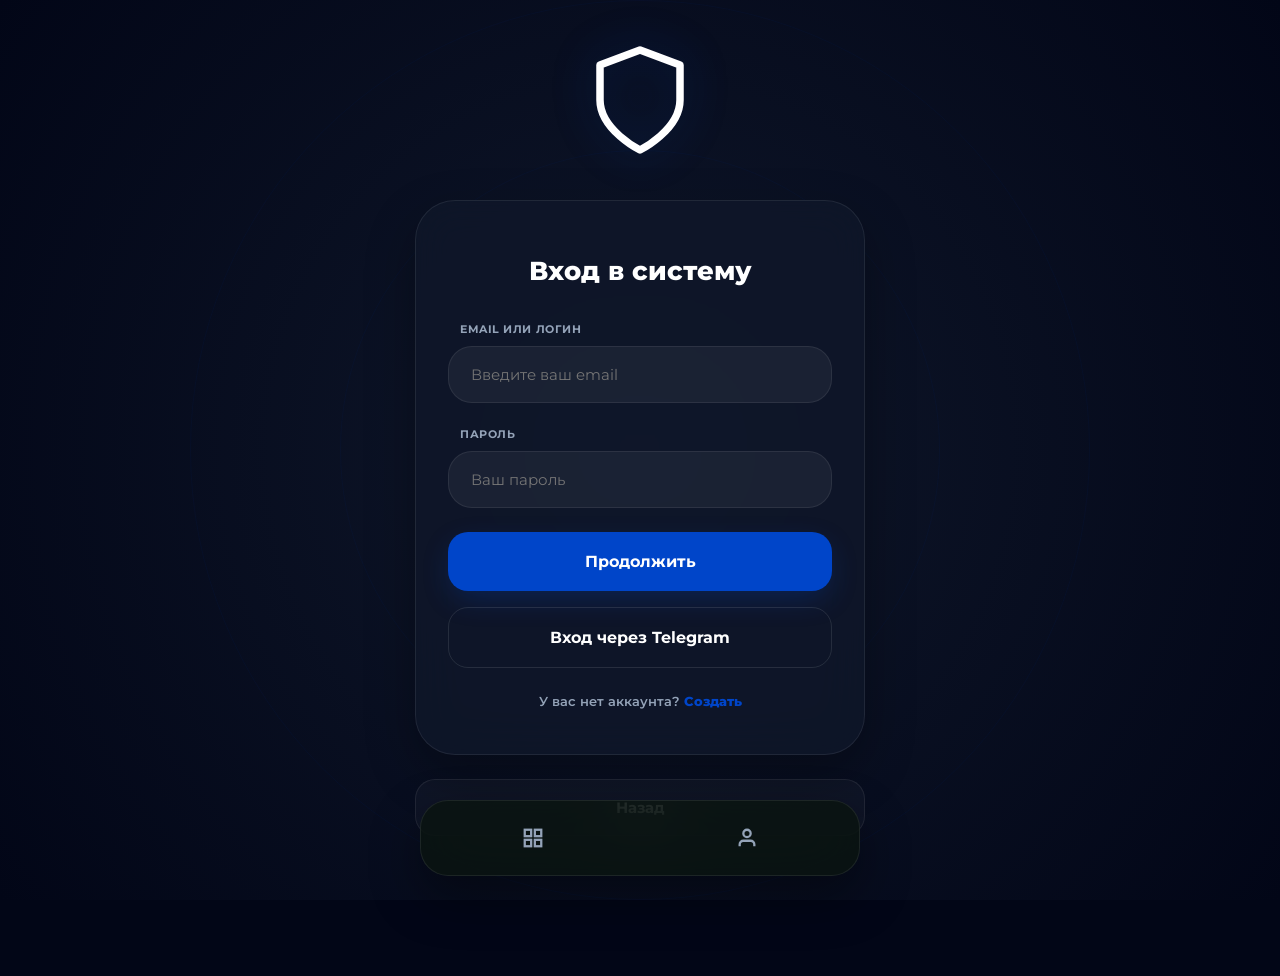
<file: auth.html>
<!DOCTYPE html>
<html lang="ru">
<head>
  <meta charset="UTF-8">
  <meta name="viewport" content="width=device-width, initial-scale=1.0, viewport-fit=cover">
  <title>Вход | WiseKeys VPN</title>
  <link rel="preconnect" href="https://fonts.googleapis.com">
  <link rel="preconnect" href="https://fonts.gstatic.com" crossorigin>
  <link href="https://fonts.googleapis.com/css2?family=Montserrat:wght@400;600;700;800&display=swap" rel="stylesheet">
  <link rel="icon" type="image/svg+xml" href="./logo.svg">
  <link rel="stylesheet" href="./style.css">
</head>
<body>

  <div class="bg-rings">
    <div class="ring ring-1"></div>
    <div class="ring ring-2"></div>
    <div class="ring ring-3"></div>
    <div class="ring ring-4"></div>
  </div>
  
  <div class="container">
    <div class="shield-container">
      <svg class="shield-icon" viewBox="0 0 24 24" fill="none" stroke="currentColor" stroke-width="1.5" stroke-linecap="round" stroke-linejoin="round">
        <path d="M12 22s8-4 8-10V5l-8-3-8 3v7c0 6 8 10 8 10z"></path>
      </svg>
    </div>

    <section id="view-auth" class="view-animation" style="max-width: 450px;">
      <div class="card">
        <h2 style="font-size: 26px; font-weight: 800; text-align: center; margin-bottom: 35px; color: #fff;">Вход в систему</h2>
        <div class="form-group">
          <label>Email или Логин</label>
          <input type="text" class="form-input" placeholder="Введите ваш email">
        </div>
        <div class="form-group">
          <label>Пароль</label>
          <input type="password" class="form-input" placeholder="Ваш пароль">
        </div>
        <a href="./dashboard.html" class="btn-blue" style="justify-content: center;">Продолжить</a>
        <a href="./dashboard.html" class="btn-outline" style="justify-content: center; margin-top: 14px; border-color: rgba(255, 255, 255, 0.1);">
          Вход через Telegram
        </a>
        <p style="text-align: center; font-size: 13px; margin-top: 25px; color: var(--text-sub); font-weight: 600;">У вас нет аккаунта? <a href="#" style="color: var(--primary-blue); font-weight: 800; text-decoration: none;">Создать</a></p>
      </div>
      <a href="./index.html" class="btn-small" style="justify-content: center; width: 100%;">Назад</a>
    </section>
  </div>

  <nav class="nav-floating">
    <div class="nav-bar">
      <a href="./index.html" class="nav-btn" id="nav-home">
        <svg width="22" height="22" viewBox="0 0 24 24" fill="none" stroke="currentColor" stroke-width="2.5"><rect x="3" y="3" width="7" height="7"></rect><rect x="14" y="3" width="7" height="7"></rect><rect x="14" y="14" width="7" height="7"></rect><rect x="3" y="14" width="7" height="7"></rect></svg>
        <span class="nav-text hidden">Главная</span>
      </a>
      <a href="./dashboard.html" class="nav-btn" id="nav-profile">
        <svg width="22" height="22" viewBox="0 0 24 24" fill="none" stroke="currentColor" stroke-width="2.5"><path d="M20 21v-2a4 4 0 0 0-4-4H8a4 4 0 0 0-4 4v2"></path><circle cx="12" cy="7" r="4"></circle></svg>
        <span class="nav-text hidden">Кабинет</span>
      </a>
    </div>
  </nav>

  <div id="toast" class="toast">Скопировано успешно!</div>

  <script src="./index.js"></script>
</body>
</html>
</file>
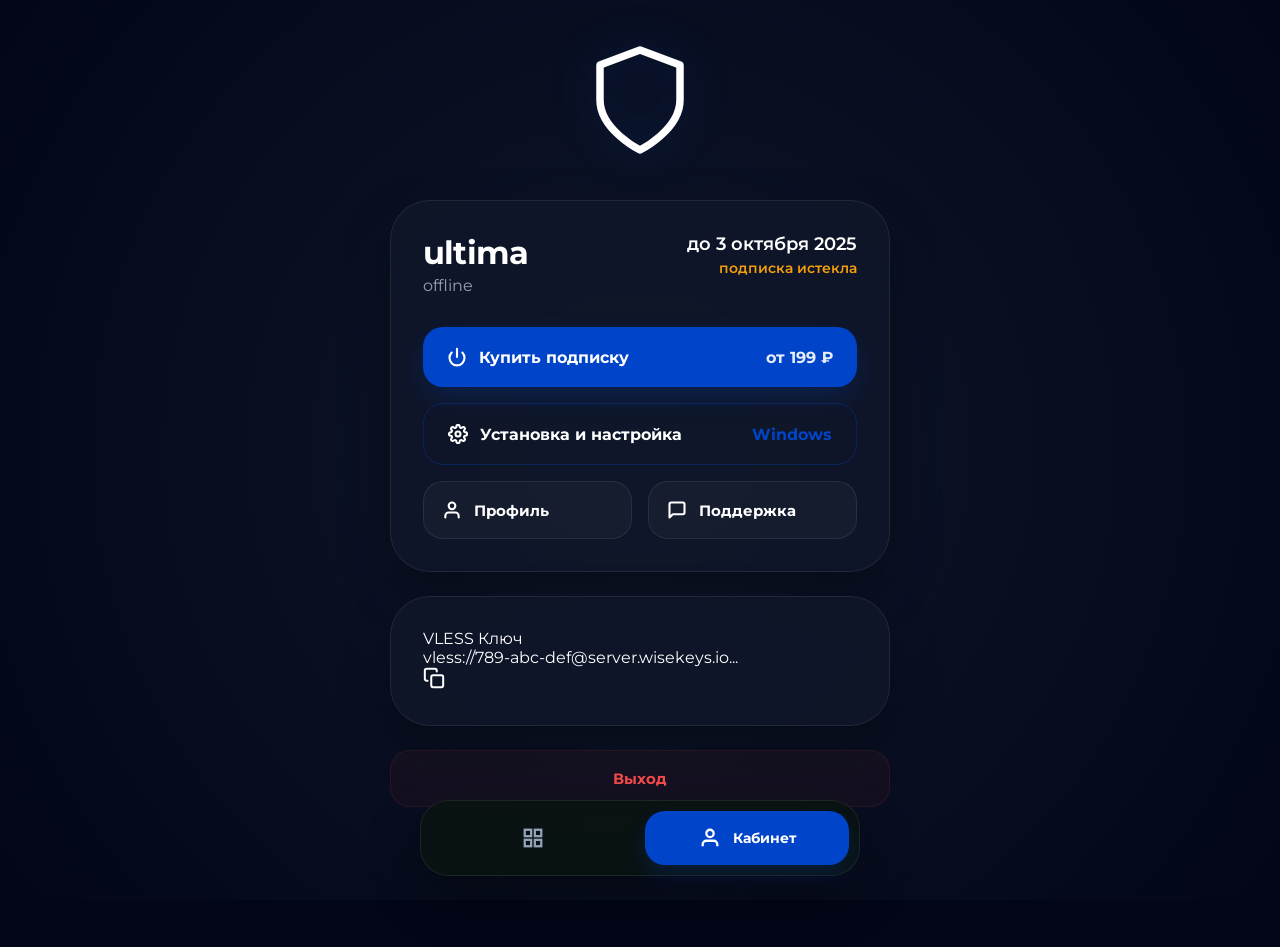
<file: dashboard.html>
<!DOCTYPE html>
<html lang="ru">
<head>
  <meta charset="UTF-8">
  <meta name="viewport" content="width=device-width, initial-scale=1.0, viewport-fit=cover">
  <title>Ultima | WiseKeys VPN</title>
  <link rel="preconnect" href="https://fonts.googleapis.com">
  <link rel="preconnect" href="https://fonts.gstatic.com" crossorigin>
  <link href="https://fonts.googleapis.com/css2?family=Montserrat:wght@400;600;700;800&display=swap" rel="stylesheet">
  <link rel="icon" type="image/svg+xml" href="./logo.svg">
  <link rel="stylesheet" href="./style.css">
</head>
<body>

  <div class="bg-rings">
    <div class="ring ring-1"></div>
    <div class="ring ring-2"></div>
    <div class="ring ring-3"></div>
    <div class="ring ring-4"></div>
  </div>
  
  <div class="container">
    <div class="shield-container">
      <svg class="shield-icon" viewBox="0 0 24 24" fill="none" stroke="currentColor" stroke-width="1.5" stroke-linecap="round" stroke-linejoin="round">
        <path d="M12 22s8-4 8-10V5l-8-3-8 3v7c0 6 8 10 8 10z"></path>
      </svg>
    </div>

    <section id="view-dashboard" class="view-animation">
      <div class="card">
        <div class="card-header">
          <div>
            <h2 class="brand-title">ultima</h2>
            <div class="brand-status">offline</div>
          </div>
          <div class="expiry-info">
            <div class="expiry-date">до 3 октября 2025</div>
            <div class="expiry-label">подписка истекла</div>
          </div>
        </div>

        <button class="btn-blue">
          <div style="display: flex; align-items: center; gap: 12px;">
            <svg width="20" height="20" viewBox="0 0 24 24" fill="none" stroke="currentColor" stroke-width="2.5" stroke-linecap="round" stroke-linejoin="round"><path d="M18.36 6.64a9 9 0 1 1-12.73 0"></path><line x1="12" y1="2" x2="12" y2="12"></line></svg>
            Купить подписку
          </div>
          <span style="opacity: 0.9;">от 199 ₽</span>
        </button>

        <button class="btn-outline">
          <div style="display: flex; align-items: center; gap: 12px;">
            <svg width="20" height="20" viewBox="0 0 24 24" fill="none" stroke="currentColor" stroke-width="2.5" stroke-linecap="round" stroke-linejoin="round"><circle cx="12" cy="12" r="3"></circle><path d="M19.4 15a1.65 1.65 0 0 0 .33 1.82l.06.06a2 2 0 0 1 0 2.83 2 2 0 0 1-2.83 0l-.06-.06a1.65 1.65 0 0 0-1.82-.33 1.65 1.65 0 0 0-1 1.51V21a2 2 0 0 1-2 2 2 2 0 0 1-2-2v-.09A1.65 1.65 0 0 0 9 19.4a1.65 1.65 0 0 0-1.82.33l-.06.06a2 2 0 0 1-2.83 0 2 2 0 0 1 0-2.83l.06-.06a1.65 1.65 0 0 0 .33-1.82 1.65 1.65 0 0 0-1.51-1H3a2 2 0 0 1-2-2 2 2 0 0 1 2-2h.09A1.65 1.65 0 0 0 4.6 9a1.65 1.65 0 0 0-.33-1.82l-.06-.06a2 2 0 0 1 0-2.83 2 2 0 0 1 2.83 0l.06.06a1.65 1.65 0 0 0 1.82.33H9a1.65 1.65 0 0 0 1-1.51V3a2 2 0 0 1 2-2 2 2 0 0 1 2 2v.09a1.65 1.65 0 0 0 1 1.51 1.65 1.65 0 0 0 1.82-.33l.06-.06a2 2 0 0 1 2.83 0 2 2 0 0 1 0 2.83l-.06.06a1.65 1.65 0 0 0-.33 1.82V9a1.65 1.65 0 0 0 1.51 1H21a2 2 0 0 1 2 2 2 2 0 0 1-2 2h-.09a1.65 1.65 0 0 0-1.51 1z"></path></svg>
            Установка и настройка
          </div>
          <span class="accent-text">Windows</span>
        </button>

        <div class="btn-grid">
          <a href="./profile.html" class="btn-small">
            <svg width="20" height="20" viewBox="0 0 24 24" fill="none" stroke="currentColor" stroke-width="2.5" stroke-linecap="round" stroke-linejoin="round"><path d="M20 21v-2a4 4 0 0 0-4-4H8a4 4 0 0 0-4 4v2"></path><circle cx="12" cy="7" r="4"></circle></svg>
            Профиль
          </a>
          <a href="https://t.me/wisekeys_support" target="_blank" class="btn-small">
            <svg width="20" height="20" viewBox="0 0 24 24" fill="none" stroke="currentColor" stroke-width="2.5" stroke-linecap="round" stroke-linejoin="round"><path d="M21 15a2 2 0 0 1-2 2H7l-4 4V5a2 2 0 0 1 2-2h14a2 2 0 0 1 2 2z"></path></svg>
            Поддержка
          </a>
        </div>
      </div>

      <div class="card">
        <div class="label">VLESS Ключ</div>
        <div class="proxy-config-box" style="margin-bottom: 0;">
          <span id="vless-link" class="proxy-config-text">vless://789-abc-def@server.wisekeys.io...</span>
          <div class="copy-icon" onclick="copyText('vless-link')">
            <svg width="22" height="22" viewBox="0 0 24 24" fill="none" stroke="currentColor" stroke-width="2.2" stroke-linecap="round" stroke-linejoin="round"><rect x="9" y="9" width="13" height="13" rx="2" ry="2"></rect><path d="M5 15H4a2 2 0 0 1-2-2V4a2 2 0 0 1 2-2h9a2 2 0 0 1 2 2v1"></path></svg>
          </div>
        </div>
      </div>

      <div style="display: flex; flex-direction: column; gap: 12px; width: 100%;">
        <a href="./auth.html" class="btn-small" style="justify-content: center; background: rgba(239, 68, 68, 0.05); border-color: rgba(239, 68, 68, 0.1); color: var(--danger-red);">Выход</a>
      </div>
    </section>
  </div>

  <nav class="nav-floating">
    <div class="nav-bar">
      <a href="./index.html" class="nav-btn" id="nav-home">
        <svg width="22" height="22" viewBox="0 0 24 24" fill="none" stroke="currentColor" stroke-width="2.5"><rect x="3" y="3" width="7" height="7"></rect><rect x="14" y="3" width="7" height="7"></rect><rect x="14" y="14" width="7" height="7"></rect><rect x="3" y="14" width="7" height="7"></rect></svg>
        <span class="nav-text hidden">Главная</span>
      </a>
      <a href="./dashboard.html" class="nav-btn active" id="nav-profile">
        <svg width="22" height="22" viewBox="0 0 24 24" fill="none" stroke="currentColor" stroke-width="2.5"><path d="M20 21v-2a4 4 0 0 0-4-4H8a4 4 0 0 0-4 4v2"></path><circle cx="12" cy="7" r="4"></circle></svg>
        <span class="nav-text">Кабинет</span>
      </a>
    </div>
  </nav>

  <div id="toast" class="toast">Скопировано успешно!</div>

  <script src="./index.js"></script>
</body>
</html>
</file>
<file: style.css>
:root {
  --primary-blue: #0045C9;
  --primary-blue-deep: #0037a8;
  --primary-blue-light: rgba(0, 69, 201, 0.1);
  --bg-dark: #020617;
  --bg-darker: #000000;
  --card-dark: rgba(15, 23, 42, 0.8);
  --danger-red: #ff4d4d;
  --warning-gold: #f59e0b;
  --text-main: #ffffff;
  --text-sub: #94a3b8;
  --radius-lg: 40px;
  --radius-md: 24px;
  --radius-pill: 20px;
  --glass-border: rgba(255, 255, 255, 0.08);
  --blue-shadow: 0 10px 30px -5px rgba(0, 69, 201, 0.3);
  --container-max-width: 1200px;
  --nav-height: 80px;
}

* { box-sizing: border-box; -webkit-tap-highlight-color: transparent; outline: none; }

body {
  margin: 0;
  padding: 0;
  font-family: 'Montserrat', sans-serif;
  background: var(--bg-dark);
  color: var(--text-main);
  min-height: 100vh;
  display: flex;
  flex-direction: column;
  align-items: center;
  overflow-x: hidden;
  scroll-behavior: smooth;
}

/* Background Rings Effect */
.bg-rings {
  position: fixed;
  top: 0; left: 0; width: 100%; height: 100%;
  z-index: -1;
  display: flex;
  align-items: center;
  justify-content: center;
  pointer-events: none;
  background: radial-gradient(circle at center, #0f172a 0%, #020617 100%);
}

.ring {
  position: absolute;
  border: 1px solid rgba(0, 69, 201, 0.05);
  border-radius: 50%;
}
.ring-1 { width: 200px; height: 200px; }
.ring-2 { width: 400px; height: 400px; }
.ring-3 { width: 600px; height: 600px; }
.ring-4 { width: 900px; height: 900px; }
.ring-5 { width: 1200px; height: 1200px; }

.container {
  width: 100%;
  max-width: var(--container-max-width);
  padding: 0 20px calc(var(--nav-height) + 60px + env(safe-area-inset-bottom)) 20px;
  position: relative;
  display: flex;
  flex-direction: column;
  align-items: center;
  z-index: 1;
}

section { width: 100%; max-width: 500px; }

@media (min-width: 1024px) {
  .grid-layout {
    max-width: 1100px;
    display: grid;
    grid-template-columns: 1fr 1fr;
    gap: 32px;
    align-items: start;
  }
  .grid-full { grid-column: 1 / -1; }
  .grid-center { 
    text-align: center; max-width: 650px; margin-left: auto; margin-right: auto;
  }
}

header { padding: 40px 0 20px 0; width: 100%; display: flex; justify-content: center; }
.logo-svg { width: clamp(160px, 35vw, 220px); height: auto; transition: transform 0.4s cubic-bezier(0.175, 0.885, 0.32, 1.275); cursor: pointer; }
.logo-svg:hover { transform: scale(1.05); }

/* Central Shield Icon */
.shield-container {
  margin: 40px 0;
  display: flex;
  justify-content: center;
  position: relative;
}
.shield-icon {
  width: 120px;
  height: 120px;
  color: #fff;
  filter: drop-shadow(0 0 20px rgba(0, 69, 201, 0.3));
}

.card {
  background: var(--card-dark);
  backdrop-filter: blur(20px);
  -webkit-backdrop-filter: blur(20px);
  border: 1px solid var(--glass-border);
  border-radius: var(--radius-lg);
  padding: 32px;
  box-shadow: 0 20px 50px rgba(0, 0, 0, 0.3);
  margin-bottom: 24px;
  width: 100%;
  text-align: left;
  transition: all 0.4s cubic-bezier(0.4, 0, 0.2, 1);
  position: relative;
}

.card-header {
  display: flex;
  justify-content: space-between;
  align-items: flex-start;
  margin-bottom: 32px;
}

.brand-title {
  font-size: 32px;
  font-weight: 700;
  margin: 0;
  letter-spacing: -0.02em;
}
.brand-status {
  font-size: 16px;
  color: var(--text-sub);
  margin-top: 4px;
}

.expiry-info {
  text-align: right;
}
.expiry-date {
  font-size: 18px;
  font-weight: 600;
  color: #fff;
}
.expiry-label {
  font-size: 14px;
  color: var(--warning-gold);
  margin-top: 4px;
  font-weight: 600;
}

.btn-blue {
  width: 100%;
  background: var(--primary-blue);
  color: #fff;
  border: none;
  padding: 20px 24px;
  border-radius: 20px;
  font-family: inherit;
  font-weight: 700;
  font-size: 16px;
  display: flex;
  align-items: center;
  justify-content: space-between;
  cursor: pointer;
  transition: all 0.3s;
  margin-bottom: 16px;
  text-decoration: none;
  box-shadow: var(--blue-shadow);
}
.btn-blue:hover {
  background: var(--primary-blue-deep);
  transform: translateY(-2px);
}

.btn-outline {
  width: 100%;
  background: transparent;
  color: #fff;
  border: 1px solid rgba(0, 69, 201, 0.3);
  padding: 20px 24px;
  border-radius: 20px;
  font-family: inherit;
  font-weight: 700;
  font-size: 16px;
  display: flex;
  align-items: center;
  justify-content: space-between;
  cursor: pointer;
  transition: all 0.3s;
  margin-bottom: 16px;
  text-decoration: none;
}
.btn-outline:hover {
  background: rgba(0, 69, 201, 0.05);
  border-color: var(--primary-blue);
}
.btn-outline .accent-text {
  color: var(--primary-blue);
}

.btn-grid {
  display: grid;
  grid-template-columns: 1fr 1fr;
  gap: 16px;
}
.btn-small {
  background: rgba(255, 255, 255, 0.03);
  border: 1px solid var(--glass-border);
  padding: 18px;
  border-radius: 20px;
  color: #fff;
  font-weight: 700;
  font-size: 15px;
  display: flex;
  align-items: center;
  gap: 12px;
  cursor: pointer;
  transition: all 0.3s;
  text-decoration: none;
}
.btn-small:hover {
  background: rgba(255, 255, 255, 0.08);
  border-color: rgba(255, 255, 255, 0.2);
}

.hero { text-align: center; padding-bottom: 40px; }
.hero h1 { font-size: clamp(34px, 7vw, 56px); font-weight: 800; margin-bottom: 20px; line-height: 1.1; letter-spacing: -0.03em; color: #fff; }
.hero p { color: var(--text-sub); font-size: clamp(15px, 2.2vw, 17px); margin-bottom: 40px; line-height: 1.7; max-width: 620px; margin-left: auto; margin-right: auto; }

.form-group { margin-bottom: 24px; text-align: left; }
.form-group label { display: block; font-size: 11px; font-weight: 700; color: var(--text-sub); text-transform: uppercase; margin-bottom: 10px; margin-left: 12px; letter-spacing: 0.05em; }
.form-input {
  width: 100%; padding: 18px 22px; border-radius: var(--radius-md); border: 1px solid var(--glass-border);
  background: rgba(255, 255, 255, 0.05);
  color: #fff;
  font-family: inherit; font-size: 15px; transition: all 0.3s;
}
.form-input:focus { border-color: var(--primary-blue); background: rgba(255, 255, 255, 0.08); }

.nav-floating {
  position: fixed; bottom: 0; left: 0; right: 0; width: 100%; padding: 24px 24px calc(24px + env(safe-area-inset-bottom)) 24px;
  display: flex; justify-content: center; z-index: 9999; pointer-events: none;
}
.nav-bar {
  pointer-events: auto; background: rgba(10, 20, 15, 0.8); backdrop-filter: blur(30px);
  border: 1px solid var(--glass-border); border-radius: 28px; padding: 10px; display: flex; gap: 10px; box-shadow: 0 20px 50px rgba(0, 0, 0, 0.4); width: 100%; max-width: 440px;
}
.nav-btn {
  flex: 1; border: none; background: transparent; padding: 16px; border-radius: 20px; display: flex; align-items: center; justify-content: center; gap: 12px;
  cursor: pointer; color: var(--text-sub); transition: all 0.4s; text-decoration: none;
}
.nav-btn.active { background: var(--primary-blue); color: #fff; box-shadow: 0 10px 20px rgba(0, 69, 201, 0.2); }
.nav-text { font-family: inherit; font-weight: 700; font-size: 14px; }

.toast {
  position: fixed; bottom: 130px; left: 50%; transform: translateX(-50%);
  background: rgba(15, 23, 42, 0.95); backdrop-filter: blur(12px); color: #fff; padding: 16px 32px; border-radius: var(--radius-md);
  font-weight: 700; font-size: 14px; z-index: 10000; opacity: 0; visibility: hidden; transition: all 0.4s;
  box-shadow: 0 20px 40px rgba(0, 0, 0, 0.4);
}
.toast.show { opacity: 1; visibility: visible; transform: translateX(-50%) translateY(-15px); }

.hidden { display: none !important; }
.view-animation { animation: fadeIn 0.6s cubic-bezier(0.23, 1, 0.32, 1); width: 100%; }
@keyframes fadeIn { from { opacity: 0; transform: translateY(20px) scale(0.97); } to { opacity: 1; transform: translateY(0) scale(1); } }

@media (max-width: 380px) { .nav-text { display: none; } }
</file>
